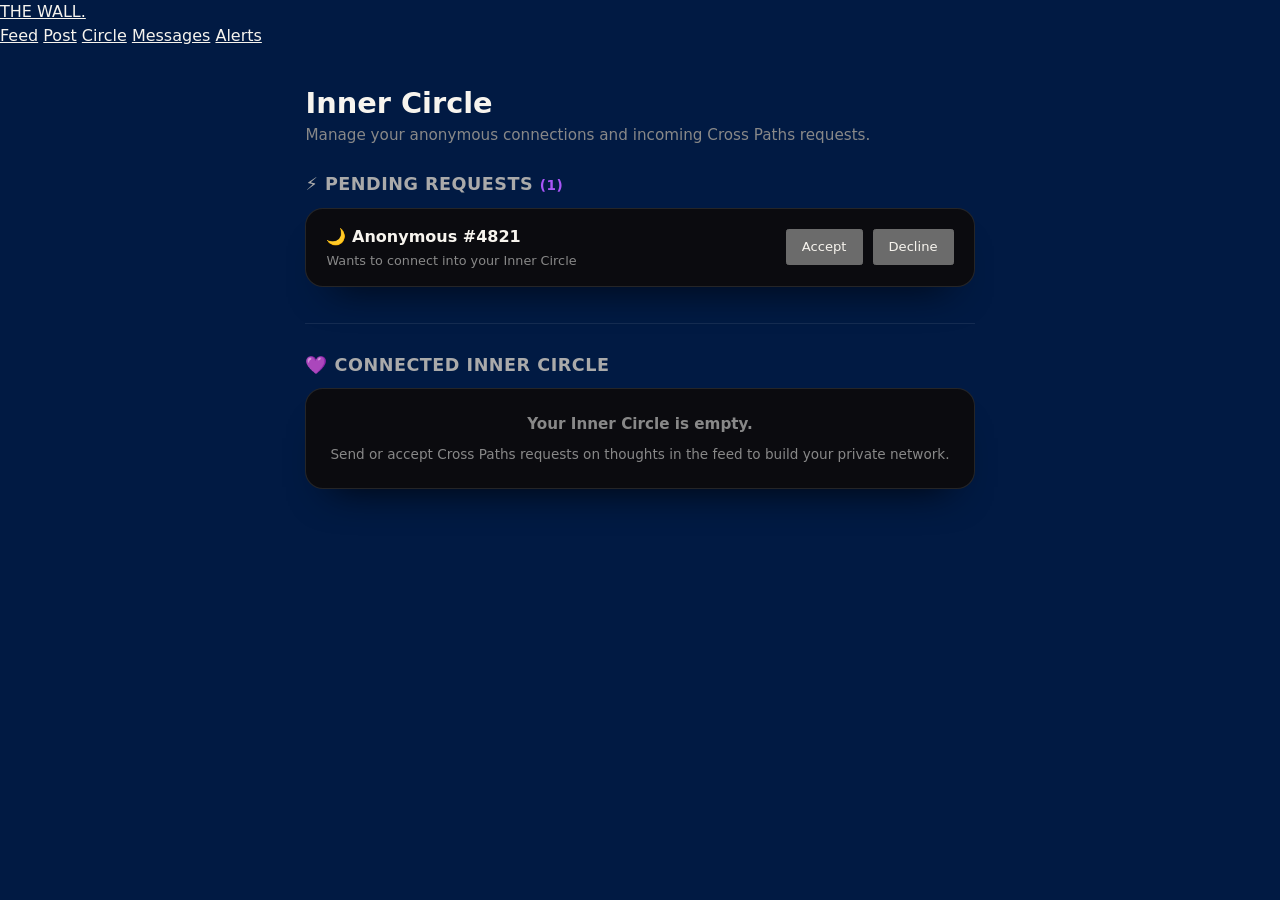
<file: circle.html>
<!DOCTYPE html>
<html lang="en">
<head>
  <meta charset="UTF-8">
  <meta name="viewport" content="width=device-width, initial-scale=1.0">
  <title>Inner Circle & Cross Paths</title>
  <link rel="stylesheet" href="main.css">
</head>
<body>

  <!-- Top Navigation Bar -->
  <header class="top-bar">
    <div class="top-bar__inner">
      <a href="index.html" class="top-bar__logo">THE WALL.</a>
      <nav class="top-bar__nav">
        <a href="index.html" class="nav-link">Feed</a>
        <a href="post.html" class="nav-link">Post</a>
        <a href="circle.html" class="nav-link is-active">Circle</a>
        <a href="messages.html" class="nav-link">Messages</a>
        <a href="notifications.html" class="nav-link">Alerts</a>
      </nav>
    </div>
  </header>

  <main class="layout" style="max-width: 720px; margin: 40px auto; padding: 0 20px;">

    <header style="margin-bottom: 28px;">
      <h1 style="font-size: 1.8rem; font-weight: 800; margin-bottom: 6px;">Inner Circle</h1>
      <p style="color: var(--text-muted, #888); font-size: 0.95rem;">
        Manage your anonymous connections and incoming Cross Paths requests.
      </p>
    </header>

    <!-- Section 1: Pending Cross Paths Requests -->
    <section style="margin-bottom: 36px;">
      <div style="display: flex; align-items: center; justify-content: space-between; margin-bottom: 14px;">
        <h2 style="font-size: 1.1rem; font-weight: 700; text-transform: uppercase; letter-spacing: 0.5px; color: var(--text-muted, #aaa);">
          ⚡ Pending Requests <span id="pendingCountBadge" style="font-size: 0.85rem; color: #a855f7;">(0)</span>
        </h2>
      </div>

      <div id="requestsContainer" style="display: flex; flex-direction: column; gap: 12px;">
        <!-- Dynamic request cards populated via JS -->
      </div>
    </section>

    <hr style="border: none; border-top: 1px solid rgba(255, 255, 255, 0.08); margin: 32px 0;">

    <!-- Section 2: Active Inner Circle Connections -->
    <section>
      <div style="display: flex; align-items: center; justify-content: space-between; margin-bottom: 14px;">
        <h2 style="font-size: 1.1rem; font-weight: 700; text-transform: uppercase; letter-spacing: 0.5px; color: var(--text-muted, #aaa);">
          💜 Connected Inner Circle
        </h2>
      </div>

      <div id="circleContainer" style="display: flex; flex-direction: column; gap: 12px;">
        <!-- Dynamic connection cards populated via JS -->
      </div>
    </section>

  </main>

  <script src="state.js"></script>
  <script src="circle.js"></script>
</body>
</html>
</file>
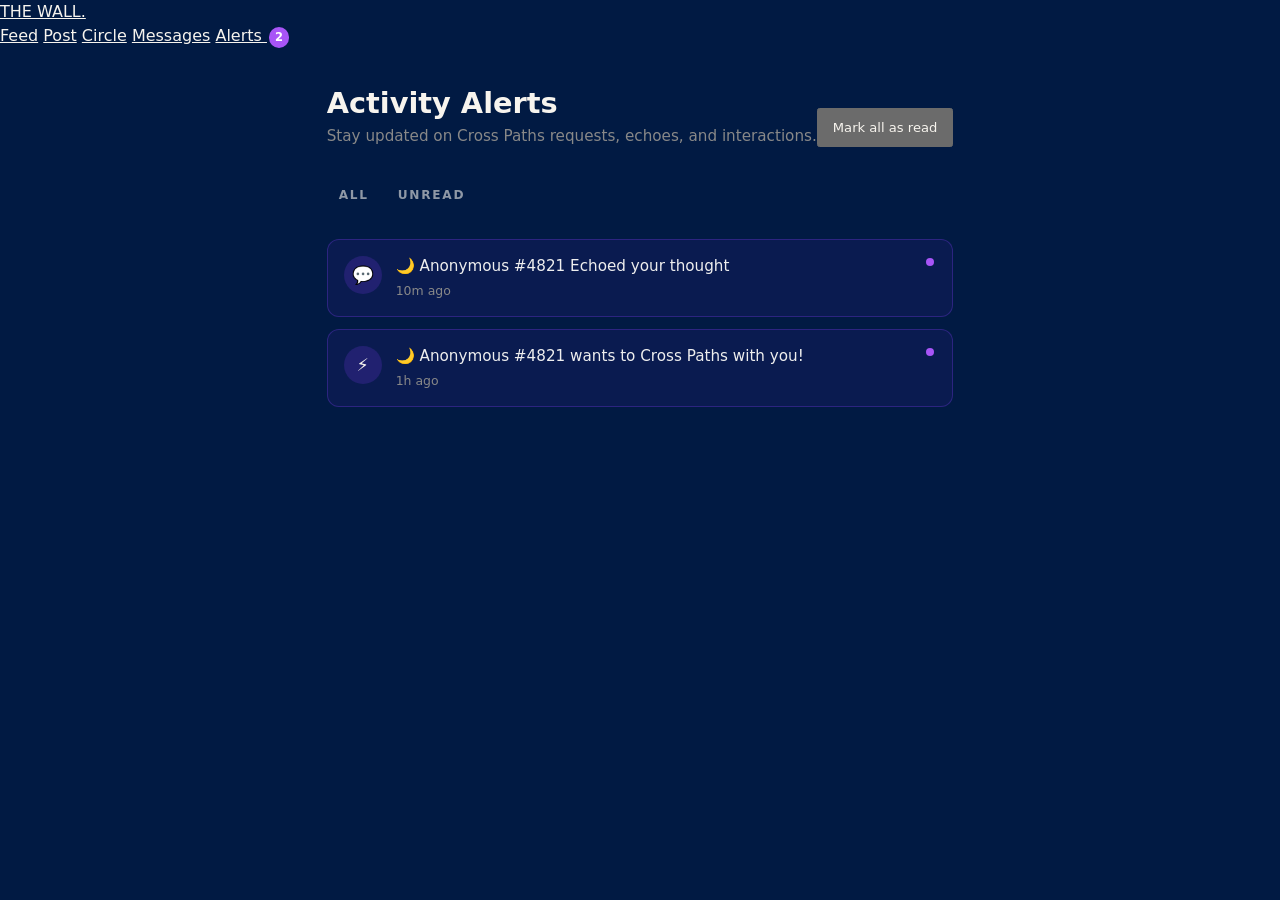
<file: notifications.html>
<!DOCTYPE html>
<html lang="en">
<head>
  <meta charset="UTF-8">
  <meta name="viewport" content="width=device-width, initial-scale=1.0">
  <title>The Wall - Notifications & Activity</title>
  <link rel="stylesheet" href="feed.css">
  <style>
    .notif-card {
      display: flex;
      align-items: flex-start;
      gap: 14px;
      padding: 16px;
      border-radius: 12px;
      background: rgba(255, 255, 255, 0.03);
      border: 1px solid rgba(255, 255, 255, 0.06);
      transition: background 0.2s, border-color 0.2s;
      position: relative;
    }
    .notif-card.is-unread {
      background: rgba(124, 58, 237, 0.08);
      border-color: rgba(124, 58, 237, 0.3);
    }
    .notif-icon {
      width: 38px;
      height: 38px;
      border-radius: 50%;
      background: rgba(255, 255, 255, 0.08);
      display: flex;
      align-items: center;
      justify-content: center;
      font-size: 1.1rem;
      flex-shrink: 0;
    }
    .notif-card.is-unread .notif-icon {
      background: rgba(124, 58, 237, 0.2);
    }
    .unread-dot {
      width: 8px;
      height: 8px;
      border-radius: 50%;
      background: #a855f7;
      position: absolute;
      top: 18px;
      right: 18px;
    }
  </style>
</head>
<body>

  <!-- Top Navigation Bar -->
  <header class="top-bar">
    <div class="top-bar__inner">
      <a href="index.html" class="top-bar__logo">THE WALL.</a>
      <nav class="top-bar__nav">
        <a href="index.html" class="nav-link">Feed</a>
        <a href="post.html" class="nav-link">Post</a>
        <a href="circle.html" class="nav-link">Circle</a>
        <a href="messages.html" class="nav-link">Messages</a>
        <a href="notifications.html" class="nav-link is-active">
          Alerts <span id="navUnreadBadge" style="display: none; background: #a855f7; color: #fff; font-size: 0.72rem; padding: 2px 6px; border-radius: 10px; font-weight: 700; margin-left: 2px;">0</span>
        </a>
      </nav>
    </div>
  </header>

  <main class="layout" style="max-width: 680px; margin: 40px auto; padding: 0 20px;">

    <header style="display: flex; justify-content: space-between; align-items: flex-end; margin-bottom: 24px;">
      <div>
        <h1 style="font-size: 1.8rem; font-weight: 800; margin-bottom: 6px;">Activity Alerts</h1>
        <p style="color: var(--text-muted, #888); font-size: 0.95rem;">
          Stay updated on Cross Paths requests, echoes, and interactions.
        </p>
      </div>
      <button id="markReadBtn" class="btn-action btn-action--secondary" style="font-size: 0.82rem; padding: 8px 14px;">
        Mark all as read
      </button>
    </header>

    <!-- Filter Toggle Bar -->
    <div class="filter-bar" style="margin-bottom: 20px;">
      <button type="button" class="filter is-active" data-filter="all">All</button>
      <button type="button" class="filter" data-filter="unread">Unread</button>
    </div>

    <!-- Notifications Stream Container -->
    <div id="notificationsContainer" style="display: flex; flex-direction: column; gap: 12px;">
      <!-- Populated dynamically via JS -->
    </div>

  </main>

  <script src="state.js"></script>
  <script src="notifications.js"></script>
</body>
</html>
</file>
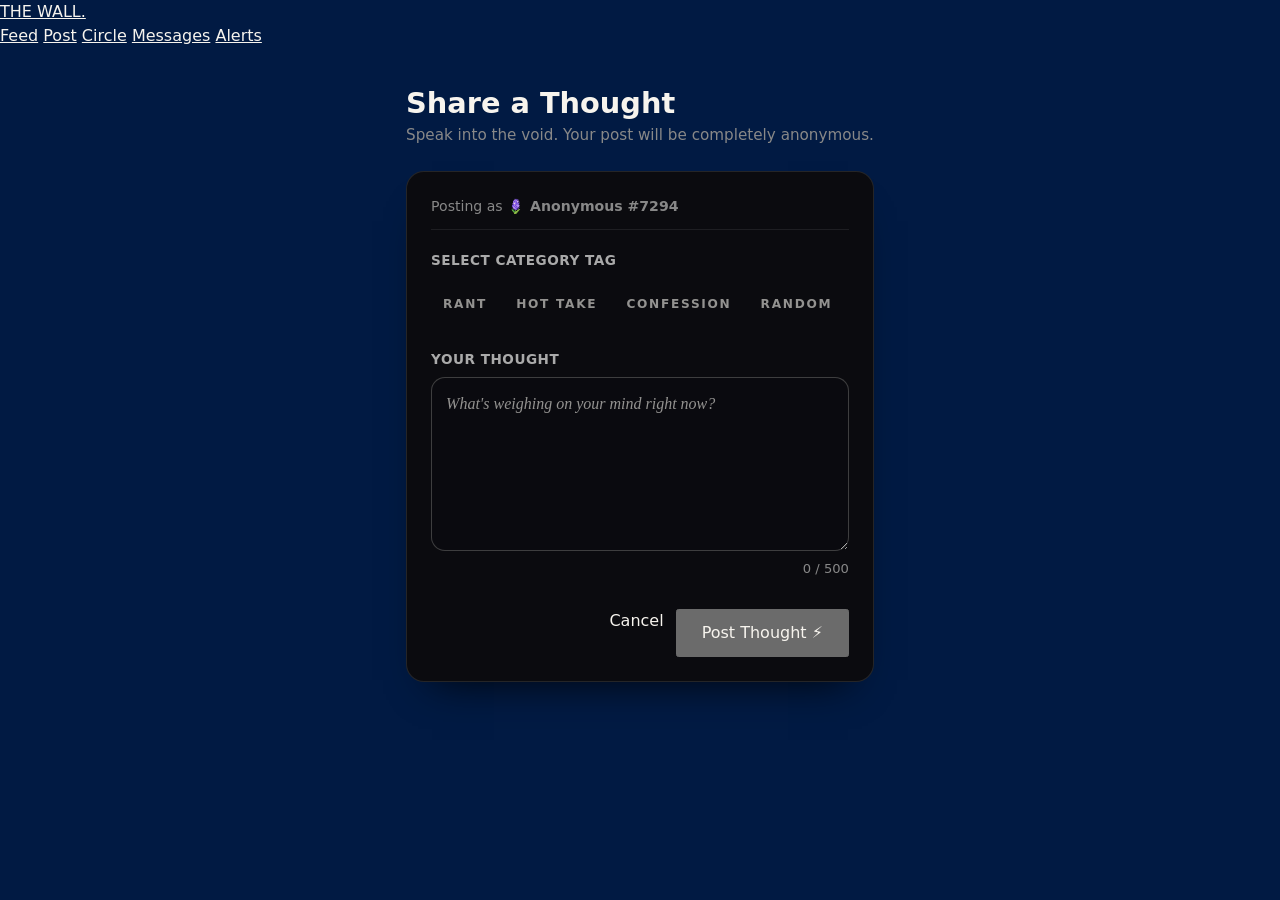
<file: post.html>
<!DOCTYPE html>
<html lang="en">
<head>
  <meta charset="UTF-8">
  <meta name="viewport" content="width=device-width, initial-scale=1.0">
  <title>Post a Thought</title>
  <link rel="stylesheet" href="main.css">
</head>
<body>

  <!-- Top Navigation Bar -->
  <header class="top-bar">
    <div class="top-bar__inner">
      <a href="index.html" class="top-bar__logo">THE WALL.</a>
      <nav class="top-bar__nav">
        <a href="index.html" class="nav-link">Feed</a>
        <a href="post.html" class="nav-link is-active">Post</a>
        <a href="circle.html" class="nav-link">Circle</a>
        <a href="messages.html" class="nav-link">Messages</a>
        <a href="notifications.html" class="nav-link">Alerts</a>
      </nav>
    </div>
  </header>

  <main class="layout" style="max-width: 680px; margin: 40px auto; padding: 0 20px;">

    <header style="margin-bottom: 24px;">
      <h1 style="font-size: 1.8rem; font-weight: 800; margin-bottom: 6px;">Share a Thought</h1>
      <p style="color: var(--text-muted, #888); font-size: 0.95rem;">
        Speak into the void. Your post will be completely anonymous.
      </p>
    </header>

    <form id="postForm" class="card" style="display: flex; flex-direction: column; gap: 20px; padding: 24px;">
      
      <!-- Posting As Identifier -->
      <div id="postingAsMeta" style="font-size: 0.88rem; color: var(--text-muted, #888); border-bottom: 1px solid rgba(255,255,255,0.08); padding-bottom: 12px;">
        Posting as <b>🪻 Anonymous #7294</b>
      </div>

      <!-- Tag Selector -->
      <div>
        <label style="display: block; font-size: 0.85rem; font-weight: 600; text-transform: uppercase; letter-spacing: 0.5px; margin-bottom: 10px; color: var(--text-muted, #aaa);">
          Select Category Tag
        </label>
        <div class="filter-bar" style="margin-bottom: 0;">
          <button type="button" class="filter is-active" data-tag="Rant">Rant</button>
          <button type="button" class="filter" data-tag="Hot Take">Hot Take</button>
          <button type="button" class="filter" data-tag="Confession">Confession</button>
          <button type="button" class="filter" data-tag="Random">Random</button>
        </div>
      </div>

      <!-- Main Text Area -->
      <div>
        <label for="thoughtText" style="display: block; font-size: 0.85rem; font-weight: 600; text-transform: uppercase; letter-spacing: 0.5px; margin-bottom: 8px; color: var(--text-muted, #aaa);">
          Your Thought
        </label>
        <textarea 
          id="thoughtText" 
          class="field" 
          rows="6" 
          placeholder="What's weighing on your mind right now?" 
          maxlength="500" 
          style="width: 100%; resize: vertical; min-height: 140px; font-size: 1rem; line-height: 1.5; padding: 14px;"
          required
        ></textarea>
        
        <div style="display: flex; justify-content: space-between; align-items: center; margin-top: 8px;">
          <span id="charWarning" style="color: #e74c3c; font-size: 0.82rem; display: none;">Character limit reached!</span>
          <span id="charCounter" style="margin-left: auto; font-size: 0.82rem; color: var(--text-muted, #888);">0 / 500</span>
        </div>
      </div>

      <!-- Form Actions -->
      <div style="display: flex; justify-content: flex-end; gap: 12px; margin-top: 10px;">
        <a href="feed.html" class="btn-action btn-action--secondary" style="text-decoration: none;">Cancel</a>
        <button type="submit" id="submitPostBtn" class="btn-action" style="padding: 10px 24px;">
          Post Thought ⚡
        </button>
      </div>

    </form>

  </main>

  <script src="state.js"></script>
  <script src="post.js"></script>
</body>
</html>
</file>
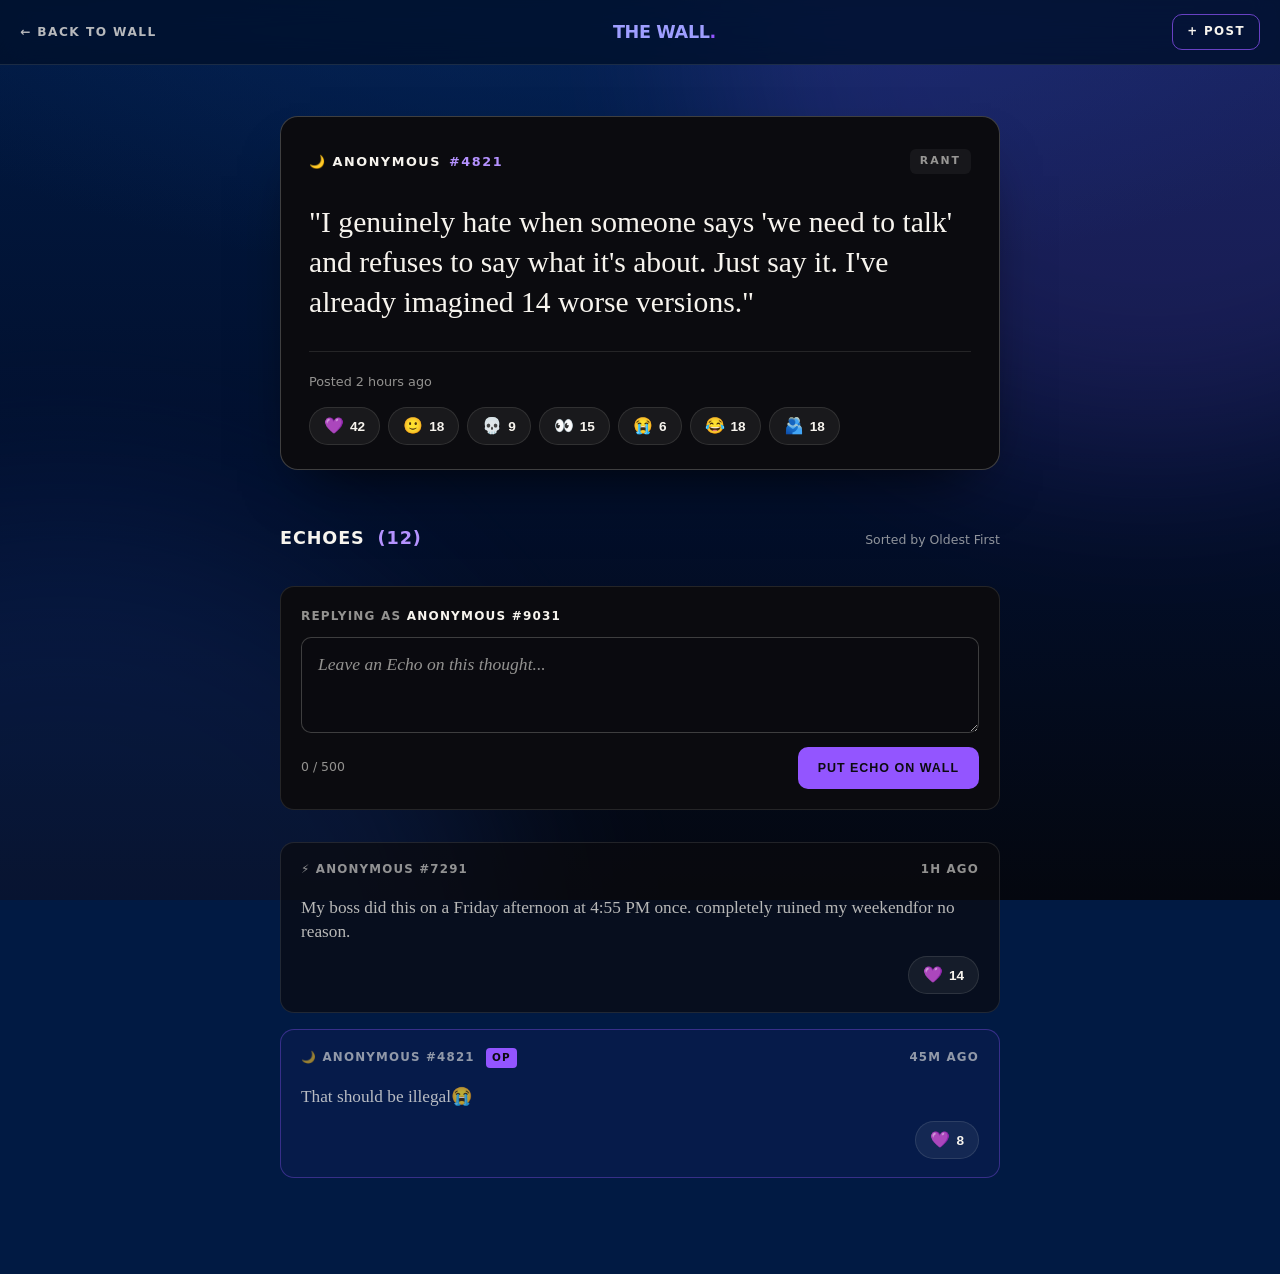
<file: thought.html>
<!DOCTYPE html>
<html lang="en">
<head>
  <meta charset="UTF-8" />
  <meta name="viewport" content="width=device-width, initial-scale=1.0" />
  <title>The Wall - Thoughts...</title>
  <link rel="stylesheet" href="thought.css" />
</head>
<body>
  <!-- BACKGROUND -->
  <div class="ambient" aria-hidden="true">
    <span></span>
    <span></span>
  </div>

  <!-- HEADER -->
  <header class="site-head">
    <a href="index.html" class="back-link">← Back to Wall</a>
    <a href="index.html" class="logo">THE WALL<span class="dot">.</span></a>
    <a href="post.html" class="nav__post">+ Post</a>
  </header>

  <!-- MAIN CONTAINER -->
  <main class="page page--narrow">
    
    <!-- MAIN THOUGHT CARD -->
    <article class="thought-card">
      <div class="thought-card__head">
        <div class="anon">
          <span>🌙 Anonymous</span> <b>#4821</b>
        </div>
        <span class="tag">Rant</span>
      </div>

      <p class="thought-card__text">"I genuinely hate when someone says 'we need to talk' and refuses to say what it's about. Just say it. I've already imagined 14 worse versions."</p>

      <div class="thought-card__foot">
        <time class="thought-card__time">Posted 2 hours ago</time>

        <!-- REACTION BAR IN THOUGHT CARD -->
        <div class="react-group" id="thought-reactions">
          <button class="react-btn" data-reaction="felt">
            <span class="emoji">💜</span> <span class="count">42</span> 
          </button>
          <button class="react-btn" data-reaction="real">
            <span class="emoji">🙂</span> <span class="count">18</span> 
          </button>
          <button class="react-btn" data-reaction="mindblown">
            <span class="emoji">💀</span> <span class="count">9</span>
          </button>
          <button class="react-btn" data-reaction="relatable">
            <span class="emoji">👀</span> <span class="count">15</span>
          </button>
          <button class="react-btn" data-reaction="deep">
            <span class="emoji">😭</span> <span class="count">6</span>
          </button>
          <button class="react-btn" data-reaction="funny">
            <span class="emoji">😂</span> <span class="count">18</span> 
          </button>
          <button class="react-btn" data-reaction="sympathy">
            <span class="emoji">🫂</span> <span class="count">18</span> 
          </button>
        </div>
      </div>
    </article>

    <!-- ECHOES SECTION -->
    <section class="echoes-section">
      <div class="echoes-header">
        <h2 class="echoes-title">Echoes <span>(12)</span></h2>
        <span class="echoes-sort">Sorted by Oldest First</span>
      </div>

      <!-- INPUT BOX -->
      <div class="comment-box">
        <div class="comment-box__meta">Replying as <b>Anonymous #9031</b></div>
        <textarea class="field" placeholder="Leave an Echo on this thought..." maxlength="500"></textarea>
        <div class="comment-box__row">
          <span class="counter">0 / 500</span>
          <button class="btn--submit" type="button">Put Echo on Wall</button>
        </div>
      </div>

      <!-- ECHOES LIST -->
      <ul class="echo-list">
        <li class="echo-card">
          <div class="echo-card__head">
            <span>⚡ Anonymous #7291</span>
            <time>1h ago</time>
          </div>
          <p class="echo-card__text">My boss did this on a Friday afternoon at 4:55 PM once. completely ruined my weekendfor no reason.</p>
          <div class="echo-card__foot">
            <button class="react-btn react-btn--sm"><span class="emoji">💜</span> <span class="count">14</span></button>
          </div>
        </li>

        <li class="echo-card echo-card--op">
          <div class="echo-card__head">
            <span>🌙 Anonymous #4821 <b class="op-badge">OP</b></span>
            <time>45m ago</time>
          </div>
          <p class="echo-card__text">That should be illegal😭</p>
          <div class="echo-card__foot">
            <button class="react-btn react-btn--sm"><span class="emoji">💜</span> <span class="count">8</span></button>
          </div>
        </li>
      </ul>
    </section>

  </main>

  <script src="thought.js"></script>
  <script src="state.js"></script>
</body>
</html>
</file>
<file: main.css>
/* =========================================================
   THE WALL. — base styles (mobile first)
   Layout changes for larger screens live in responsive.css
   ========================================================= */

:root {
  --violet: #9355FF;
  --violet-soft: #B592FF;
  --obsidian: #0B0B0F;
  --blue: #011A43;
  --ivory: #F7F4EE;

  --ink-2: rgba(247, 244, 238, 0.74);
  --ink-3: rgba(247, 244, 238, 0.58);
  --line: rgba(247, 244, 238, 0.11);
  --line-2: rgba(247, 244, 238, 0.22);
  --danger: #FFA3B1;

  --sans: "Bricolage Grotesque", system-ui, -apple-system, "Segoe UI", Roboto, sans-serif, "Apple Color Emoji", "Segoe UI Emoji", "Noto Color Emoji";
  --serif: "Newsreader", "Iowan Old Style", Georgia, serif, "Apple Color Emoji", "Segoe UI Emoji", "Noto Color Emoji";

  --radius: 18px;
  --gutter: 16px;
  --gap: 18px;
  --max: 1240px;
  --ease: cubic-bezier(0.2, 0.7, 0.2, 1);

  color-scheme: dark;
}

@view-transition { navigation: auto; }
::view-transition-old(root),
::view-transition-new(root) { animation-duration: 0.22s; }
.site-head { view-transition-name: site-head; }

*,
*::before,
*::after { box-sizing: border-box; }

html {
  -webkit-text-size-adjust: 100%;
  scroll-behavior: smooth;
  scroll-padding-top: 80px;
}

body {
  margin: 0;
  min-height: 100vh;
  min-height: 100svh;
  display: flex;
  flex-direction: column;
  background: var(--blue);
  color: var(--ivory);
  font-family: var(--sans);
  font-size: 1rem;
  line-height: 1.5;
  -webkit-font-smoothing: antialiased;
  overflow-x: hidden;
}

main { flex: 1; animation: page-in 0.45s var(--ease) both; }

img, svg { display: block; }
h1, h2, h3 { margin: 0; line-height: 1.05; }
p { margin: 0; }
a { color: inherit; }
button, input, textarea { font: inherit; color: inherit; }
button { cursor: pointer; }

::selection { background: var(--violet); color: var(--obsidian); }

:focus-visible {
  outline: 2px solid var(--violet-soft);
  outline-offset: 3px;
  border-radius: 6px;
}

.visually-hidden {
  position: absolute !important;
  width: 1px; height: 1px;
  padding: 0; margin: -1px;
  overflow: hidden;
  clip: rect(0 0 0 0);
  white-space: nowrap;
  border: 0;
}

.skip {
  position: absolute;
  left: 16px; top: -100px;
  z-index: 100;
  padding: 12px 16px;
  background: var(--ivory);
  color: var(--obsidian);
  border-radius: 10px;
  font-weight: 700;
  text-decoration: none;
}
.skip:focus { top: 12px; }

.dot { color: var(--violet); }

/* ---------- ambient background ---------- */

.ambient {
  position: fixed;
  inset: 0;
  z-index: -1;
  overflow: hidden;
  background:
    radial-gradient(120% 70% at 50% -10%, #06275e 0%, transparent 60%),
    linear-gradient(180deg, var(--blue) 0%, #020f2c 55%, #04070f 100%);
}
.ambient span {
  position: absolute;
  width: 70vmax; height: 70vmax;
  border-radius: 50%;
  filter: blur(90px);
  opacity: 0.16;
  animation: drift 38s ease-in-out infinite alternate;
}
.ambient span:first-child {
  background: var(--violet);
  top: -35vmax; right: -25vmax;
}
.ambient span:last-child {
  background: #1b4bb8;
  bottom: -40vmax; left: -30vmax;
  opacity: 0.2;
  animation-duration: 46s;
  animation-direction: alternate-reverse;
}
/* film grain keeps the dark gradients from banding and adds texture */
.ambient::after {
  content: "";
  position: absolute;
  inset: 0;
  opacity: 0.07;
  background-image: url("data:image/svg+xml,%3Csvg xmlns='http://www.w3.org/2000/svg' width='160' height='160'%3E%3Cfilter id='n'%3E%3CfeTurbulence type='fractalNoise' baseFrequency='.9' numOctaves='3' stitchTiles='stitch'/%3E%3C/filter%3E%3Crect width='100%25' height='100%25' filter='url(%23n)'/%3E%3C/svg%3E");
}

/* ---------- header / nav ---------- */

.site-head {
  position: sticky;
  top: 0;
  z-index: 20;
  display: flex;
  align-items: center;
  justify-content: space-between;
  gap: 12px;
  padding: 12px var(--gutter);
  padding-top: max(12px, env(safe-area-inset-top));
  background: rgba(1, 16, 42, 0.72);
  -webkit-backdrop-filter: blur(14px) saturate(1.2);
  backdrop-filter: blur(14px) saturate(1.2);
  border-bottom: 1px solid var(--line);
}

.logo {
  font-weight: 800;
  font-size: 1.1rem;
  letter-spacing: -0.02em;
  text-decoration: none;
  white-space: nowrap;
}

.nav {
  display: flex;
  align-items: center;
  gap: 2px;
  margin: 0;
  padding: 0;
  list-style: none;
}
.nav a {
  display: inline-flex;
  align-items: center;
  min-height: 44px;
  padding: 0 9px;
  font-size: 0.74rem;
  font-weight: 700;
  letter-spacing: 0.12em;
  text-transform: uppercase;
  text-decoration: none;
  color: var(--ink-2);
  transition: color 0.2s;
}
.nav a:hover { color: var(--ivory); }
.nav a[aria-current="page"] {
  color: var(--ivory);
  text-decoration: underline;
  text-decoration-color: var(--violet);
  text-decoration-thickness: 2px;
  text-underline-offset: 6px;
}
.nav .nav__post {
  margin-left: 4px;
  padding: 0 14px;
  min-height: 36px;
  border: 1px solid rgba(147, 85, 255, 0.7);
  border-radius: 10px;
  color: var(--ivory);
}
.nav .nav__post:hover { background: rgba(147, 85, 255, 0.16); }
.nav .nav__post[aria-current="page"] { background: var(--violet); color: var(--obsidian); text-decoration: none; }

/* ---------- buttons ---------- */

.btn {
  display: inline-flex;
  align-items: center;
  justify-content: center;
  gap: 8px;
  min-height: 48px;
  padding: 0 22px;
  border: 1px solid transparent;
  border-radius: 12px;
  font-size: 0.82rem;
  font-weight: 700;
  letter-spacing: 0.1em;
  text-transform: uppercase;
  text-decoration: none;
  white-space: nowrap;
  transition: transform 0.18s var(--ease), background-color 0.2s, border-color 0.2s, box-shadow 0.25s;
}
.btn:active { transform: scale(0.97); }
.btn--primary {
  background: var(--violet);
  color: var(--obsidian);
}
.btn--primary:hover {
  background: #a574ff;
  box-shadow: 0 10px 30px -10px rgba(147, 85, 255, 0.8);
  transform: translateY(-1px);
}
.btn--ghost {
  background: transparent;
  border-color: var(--line-2);
  color: var(--ivory);
}
.btn--ghost:hover {
  border-color: var(--violet-soft);
  background: rgba(147, 85, 255, 0.08);
}
.btn--lg { min-height: 56px; padding: 0 28px; font-size: 0.86rem; }
.btn--sm { min-height: 44px; padding: 0 16px; font-size: 0.72rem; }
.btn--block { width: 100%; }

.link-btn {
  padding: 4px 2px;
  border: 0;
  background: none;
  color: var(--violet-soft);
  font-size: inherit;
  text-decoration: underline;
  text-underline-offset: 3px;
  text-decoration-thickness: 1px;
}
.link-btn:hover { color: var(--ivory); }

.actions {
  display: flex;
  flex-wrap: wrap;
  gap: 12px;
}
.actions--center { justify-content: center; }

.eyebrow {
  margin-bottom: 14px;
  font-size: 0.72rem;
  font-weight: 700;
  letter-spacing: 0.22em;
  text-transform: uppercase;
  color: var(--violet-soft);
}

.section-title {
  font-size: clamp(2rem, 8vw, 4rem);
  font-weight: 800;
  letter-spacing: -0.035em;
  line-height: 0.95;
  text-wrap: balance;
}

.lede {
  margin-top: 20px;
  max-width: 34rem;
  font-family: var(--serif);
  font-size: clamp(1.1rem, 2.4vw, 1.3rem);
  line-height: 1.5;
  color: var(--ink-2);
}

.wrap {
  width: 100%;
  max-width: var(--max);
  margin: 0 auto;
  padding: 0 var(--gutter);
}

.section { padding: clamp(72px, 12vw, 150px) 0; }

.page {
  width: 100%;
  max-width: var(--max);
  margin: 0 auto;
  padding: clamp(28px, 5vw, 64px) var(--gutter) 96px;
}
.page--narrow { max-width: 900px; }

/* ---------- landing: hero ---------- */

.hero {
  position: relative;
  display: grid;
  place-items: center;
  min-height: calc(100svh - 69px);
  padding: 64px var(--gutter) 96px;
  overflow: hidden;
  text-align: center;
}

.hero__whispers {
  position: absolute;
  inset: 0;
  pointer-events: none;
  -webkit-mask-image: radial-gradient(ellipse 58% 48% at 50% 48%, transparent 45%, #000 100%);
  mask-image: radial-gradient(ellipse 58% 48% at 50% 48%, transparent 45%, #000 100%);
}
.whisper {
  position: absolute;
  max-width: 18ch;
  font-family: var(--serif);
  font-style: italic;
  line-height: 1.3;
  text-align: left;
  opacity: var(--o, 0.12);
  animation: float var(--d, 36s) ease-in-out var(--delay, 0s) infinite alternate;
}

.hero__inner { position: relative; max-width: 60rem; }

.hero__title {
  font-size: clamp(3rem, 15.5vw, 12.5rem);
  font-weight: 800;
  line-height: 0.85;
  letter-spacing: -0.05em;
  white-space: nowrap;
  animation: rise 0.9s var(--ease) 0.05s both;
}

.hero__tagline {
  margin-top: 18px;
  font-family: var(--serif);
  font-size: clamp(1.08rem, 3vw, 1.5rem);
  color: var(--ink-2);
  text-wrap: balance;
  animation: rise 0.9s var(--ease) 0.2s both;
}

.hero__nos {
  margin: clamp(32px, 6vw, 52px) 0 clamp(36px, 6vw, 56px);
  padding: 0;
  list-style: none;
  font-size: clamp(1.05rem, 3.4vw, 1.5rem);
  font-weight: 600;
  line-height: 1.35;
  color: var(--ink-3);
}
.hero__nos li { animation: rise 0.7s var(--ease) both; }
.hero__nos li:nth-child(1) { animation-delay: 0.45s; }
.hero__nos li:nth-child(2) { animation-delay: 0.6s; }
.hero__nos li:nth-child(3) { animation-delay: 0.75s; }
.hero__nos .yes {
  margin-top: 6px;
  font-family: var(--serif);
  font-style: italic;
  font-weight: 500;
  font-size: 1.45em;
  color: var(--ivory);
  animation-delay: 1.05s;
}

.hero__cta { animation: rise 0.7s var(--ease) 1.25s both; }

.hero__scroll {
  position: absolute;
  left: 50%;
  bottom: 22px;
  transform: translateX(-50%);
  display: inline-flex;
  align-items: center;
  gap: 8px;
  min-height: 44px;
  padding: 0 12px;
  font-size: 0.7rem;
  font-weight: 700;
  letter-spacing: 0.2em;
  text-transform: uppercase;
  text-decoration: none;
  color: var(--ink-3);
  white-space: nowrap;
}
.hero__scroll:hover { color: var(--ivory); }
.hero__scroll span { animation: nudge 2.4s ease-in-out infinite; }

/* ---------- landing: how it works ---------- */

.steps {
  display: grid;
  gap: 44px;
  margin: 56px 0 0;
  padding: 0;
  list-style: none;
}
.steps li { border-top: 1px solid var(--line); padding-top: 20px; }
.steps__num {
  display: block;
  margin-bottom: 14px;
  font-size: clamp(3.6rem, 12vw, 6.5rem);
  font-weight: 800;
  line-height: 0.85;
  letter-spacing: -0.05em;
  color: transparent;
  -webkit-text-stroke: 1.5px var(--violet-soft);
}
.steps h3 {
  margin-bottom: 8px;
  font-size: 1.05rem;
  font-weight: 800;
  letter-spacing: 0.14em;
  text-transform: uppercase;
}
.steps p {
  max-width: 22rem;
  font-family: var(--serif);
  font-size: 1.15rem;
  color: var(--ink-2);
}

/* ---------- landing: identity ---------- */

.identity { border-top: 1px solid var(--line); border-bottom: 1px solid var(--line); background: rgba(11, 11, 15, 0.35); }
.identity__grid { display: grid; gap: 48px; align-items: center; }
.identity__list {
  display: grid;
  gap: 22px;
  margin: 0;
  padding: 0;
  list-style: none;
}
.identity__list li {
  display: flex;
  flex-wrap: wrap;
  align-items: center;
  gap: 10px 14px;
}
.identity__arrow { color: var(--ink-3); }
.identity__void {
  font-family: var(--serif);
  font-style: italic;
  font-size: 1.15rem;
  color: var(--ink-3);
  text-decoration: line-through;
  text-decoration-color: var(--violet);
  text-decoration-thickness: 2px;
}

/* ---------- landing: sample + fine print ---------- */

.sample { text-align: center; }
.sample .section-title { margin: 0 auto; max-width: 14ch; }
.sample__card {
  max-width: 34rem;
  margin: 48px auto 32px;
  text-align: left;
}

.fine { padding-top: 0; }
.fine__grid {
  display: grid;
  gap: 32px;
  padding-top: 48px;
  border-top: 1px solid var(--line);
}
.fine h2 {
  margin-bottom: 10px;
  font-size: 0.74rem;
  font-weight: 800;
  letter-spacing: 0.18em;
  text-transform: uppercase;
}
.fine p { font-size: 0.95rem; color: var(--ink-2); max-width: 30rem; }

/* ---------- footer ---------- */

.site-foot {
  display: flex;
  flex-direction: column;
  gap: 14px;
  padding: 32px var(--gutter);
  padding-bottom: max(32px, env(safe-area-inset-bottom));
  border-top: 1px solid var(--line);
  font-size: 0.85rem;
  color: var(--ink-3);
}
.foot-links {
  display: flex;
  flex-wrap: wrap;
  gap: 4px 18px;
  margin: 0;
  padding: 0;
  list-style: none;
}
.foot-links a {
  display: inline-block;
  padding: 8px 0;
  color: var(--ink-2);
  text-decoration: none;
}
.foot-links a:hover { color: var(--ivory); text-decoration: underline; text-underline-offset: 4px; }

/* ---------- anonymous identity label ---------- */

.anon {
  display: inline-flex;
  align-items: center;
  gap: 9px;
  min-width: 0;
  font-size: 0.74rem;
  font-weight: 700;
  letter-spacing: 0.15em;
  text-transform: uppercase;
  color: var(--ivory);
}
.anon__name {
  padding-bottom: 4px;
  white-space: nowrap;
  background: linear-gradient(var(--violet), var(--violet)) 0 100% / 38% 2px no-repeat;
  transition: background-size 0.4s var(--ease);
}
.anon__name b { font-weight: 800; font-variant-numeric: tabular-nums; }
.sigil { flex: none; fill: var(--violet); }

/* ---------- post card ---------- */

.card {
  position: relative;
  padding: 22px 20px 18px;
  background: var(--obsidian);
  border: 1px solid var(--line);
  border-radius: var(--radius);
  box-shadow: 0 24px 40px -26px rgba(0, 0, 0, 0.9);
  transform: rotate(var(--tilt, 0deg));
  transition: transform 0.35s var(--ease), border-color 0.25s, box-shadow 0.35s, background-color 0.25s;
  animation: card-in 0.55s var(--ease) both;
  animation-delay: calc(var(--i, 0) * 40ms);
}
.no-anim .card { animation: none; }

.card:hover {
  transform: rotate(0deg) translateY(-4px);
  border-color: var(--line-2);
  box-shadow: 0 30px 60px -30px rgba(0, 0, 0, 1), 0 0 0 1px rgba(147, 85, 255, 0.3);
}
.card:hover .anon__name { background-size: 100% 2px; }

.card--ghost {
  background: rgba(11, 11, 15, 0.4);
  border-color: var(--line-2);
  -webkit-backdrop-filter: blur(8px);
  backdrop-filter: blur(8px);
}

/* a strip of tape, because it's a wall */
.card--tape::before {
  content: "";
  position: absolute;
  top: -11px;
  left: 50%;
  width: 78px;
  height: 22px;
  background: rgba(247, 244, 238, 0.13);
  transform: translateX(-50%) rotate(-3deg);
  clip-path: polygon(3% 0, 97% 6%, 100% 50%, 96% 100%, 2% 94%, 0 50%);
  pointer-events: none;
}

.card--loud { border-color: rgba(147, 85, 255, 0.34); }

.card__head {
  display: flex;
  align-items: center;
  justify-content: space-between;
  gap: 12px;
  margin-bottom: 16px;
}
.card__cat {
  flex: none;
  font-size: 0.66rem;
  font-weight: 700;
  letter-spacing: 0.16em;
  text-transform: uppercase;
  color: var(--ink-3);
}

.card__text {
  margin-bottom: 20px;
  font-family: var(--serif);
  font-size: 1.18rem;
  font-weight: 500;
  line-height: 1.38;
  white-space: pre-line;
  overflow-wrap: anywhere;
  text-wrap: pretty;
  display: -webkit-box;
  -webkit-box-orient: vertical;
  -webkit-line-clamp: 10;
  overflow: hidden;
}
.card--short .card__text { font-size: 1.5rem; font-weight: 600; line-height: 1.2; letter-spacing: -0.005em; }
.card--loud .card__text { font-size: 1.32rem; }
.card--loud.card--short .card__text { font-size: 1.75rem; }

/* the whole card is the link; controls sit above it */
.card__link { color: inherit; text-decoration: none; }
.card__link::after {
  content: "";
  position: absolute;
  inset: 0;
  border-radius: inherit;
}
.card__link:focus-visible { outline: none; }
.card__link:focus-visible::after {
  outline: 2px solid var(--violet-soft);
  outline-offset: 4px;
}

.card__foot {
  display: flex;
  flex-wrap: wrap;
  align-items: center;
  justify-content: space-between;
  gap: 10px 12px;
}
.card__meta {
  display: inline-flex;
  align-items: center;
  gap: 14px;
  font-size: 0.8rem;
  color: var(--ink-3);
}
.card__comments { font-weight: 600; color: var(--ink-2); font-variant-numeric: tabular-nums; }

.card__kicker {
  margin-bottom: 22px;
  font-size: 0.7rem;
  font-weight: 700;
  letter-spacing: 0.22em;
  text-transform: uppercase;
  color: var(--violet-soft);
}

/* featured: a pull quote that interrupts the wall */
.card--featured {
  padding: 56px 0 52px;
  background: none;
  border: 0;
  border-top: 1px solid var(--line);
  border-bottom: 1px solid var(--line);
  border-radius: 0;
  box-shadow: none;
  text-align: center;
}
.card--featured:hover { transform: none; box-shadow: none; }
.card--featured .card__head { flex-direction: column; justify-content: center; gap: 10px; }
.card--featured .card__text {
  display: block;
  max-width: 21ch;
  margin: 0 auto 30px;
  font-size: clamp(1.75rem, 6.4vw, 3.6rem);
  font-weight: 500;
  line-height: 1.1;
  letter-spacing: -0.015em;
  text-wrap: balance;
  transition: color 0.25s;
}
.card--featured .card__text::before {
  content: "\201C";
  display: block;
  height: 0.5em;
  font-size: 1.4em;
  line-height: 1;
  color: var(--violet);
}
.card--featured:hover .card__text { color: #fff; }
.card--featured .card__foot { flex-direction: column; justify-content: center; }
.card--featured .card__link:focus-visible::after { outline-offset: -2px; border-radius: 12px; }

.card.is-mine { border-color: rgba(147, 85, 255, 0.55); }
.card.is-fresh { animation: card-in 0.55s var(--ease) both, glow 2.2s ease-out 0.4s 1; }

/* ---------- reactions ---------- */

.reacts {
  position: relative;
  z-index: 1;
  display: flex;
  flex-wrap: wrap;
  gap: 6px;
}
.react {
  position: relative;
  display: inline-flex;
  align-items: center;
  gap: 6px;
  min-height: 38px;
  padding: 0 11px;
  border: 1px solid transparent;
  border-radius: 999px;
  background: rgba(247, 244, 238, 0.06);
  font-size: 0.84rem;
  font-weight: 700;
  transition: transform 0.15s var(--ease), background-color 0.2s, border-color 0.2s;
}
.react:hover { background: rgba(247, 244, 238, 0.12); }
.react:active { transform: scale(0.9); }
.react.is-active {
  background: rgba(147, 85, 255, 0.2);
  border-color: rgba(147, 85, 255, 0.75);
}
.react__emoji { display: inline-block; font-size: 1rem; line-height: 1; }
.react__count { font-variant-numeric: tabular-nums; min-width: 1ch; }
.react.is-pop .react__emoji { animation: pop 0.4s var(--ease); }
.react.is-pop .react__count { animation: count 0.35s var(--ease); }

.burst {
  position: absolute;
  left: 50%;
  top: 0;
  font-size: 1.05rem;
  pointer-events: none;
  animation: burst 0.75s ease-out forwards;
}

.react--lg { min-height: 50px; padding: 0 16px; font-size: 1rem; gap: 8px; }
.react--lg .react__emoji { font-size: 1.3rem; }

/* ---------- feed ---------- */

.feed-head { margin-bottom: 32px; }
.feed-head__title {
  font-size: clamp(2.5rem, 11vw, 7rem);
  font-weight: 800;
  line-height: 0.88;
  letter-spacing: -0.045em;
  text-transform: uppercase;
  text-wrap: balance;
}
.feed-head__sub {
  margin-top: 18px;
  max-width: 30rem;
  font-family: var(--serif);
  font-size: 1.1rem;
  font-style: italic;
  color: var(--ink-2);
}

.controls {
  display: flex;
  flex-direction: column;
  gap: 14px;
  margin-bottom: 18px;
}

.filters {
  display: flex;
  gap: 2px;
  margin: 0 calc(var(--gutter) * -1);
  padding: 0 var(--gutter);
  overflow-x: auto;
  scrollbar-width: none;
  border-bottom: 1px solid var(--line);
}
.filters::-webkit-scrollbar { display: none; }
@media (max-width: 679px) {
  /* hint that the filter row scrolls sideways */
  .filters {
    -webkit-mask-image: linear-gradient(90deg, #000 85%, transparent);
    mask-image: linear-gradient(90deg, #000 85%, transparent);
  }
}

.filter {
  position: relative;
  flex: none;
  min-height: 48px;
  padding: 0 12px;
  border: 0;
  background: none;
  font-size: 0.76rem;
  font-weight: 700;
  letter-spacing: 0.14em;
  text-transform: uppercase;
  color: var(--ink-3);
  transition: color 0.2s;
}
.filter::after {
  content: "";
  position: absolute;
  left: 12px; right: 12px; bottom: -1px;
  height: 2px;
  background: var(--violet);
  transform: scaleX(0);
  transition: transform 0.3s var(--ease);
}
.filter:hover { color: var(--ivory); }
.filter[aria-pressed="true"] { color: var(--ivory); }
.filter[aria-pressed="true"]::after { transform: scaleX(1); }
.filter:focus-visible { outline-offset: -4px; }

.random-btn { align-self: flex-start; }

.filter-line {
  margin: 8px 0 28px;
  font-family: var(--serif);
  font-style: italic;
  font-size: 1.05rem;
  color: var(--ink-3);
}
.filter-line::before { content: "— "; color: var(--violet); }

.stream {
  display: flex;
  flex-direction: column;
  gap: 28px;
  transition: opacity 0.18s, transform 0.18s var(--ease);
}
.stream.is-leaving { opacity: 0; transform: translateY(8px); }

.masonry { display: flex; align-items: flex-start; gap: var(--gap); }
.masonry__col {
  flex: 1;
  min-width: 0;
  display: flex;
  flex-direction: column;
  gap: 26px;
}

.empty {
  padding: 64px 0;
  text-align: center;
  color: var(--ink-2);
}
.empty p { margin-bottom: 20px; font-family: var(--serif); font-size: 1.1rem; }
.empty__title {
  margin-bottom: 8px;
  font-family: var(--sans);
  font-size: clamp(1.6rem, 5vw, 2.4rem);
  font-weight: 800;
  letter-spacing: -0.02em;
  color: var(--ivory);
}
.empty--page { padding: 12vh 0; }
.empty .actions { justify-content: center; }

.wall-end {
  margin-top: 96px;
  padding-top: 56px;
  border-top: 1px solid var(--line);
  text-align: center;
}
.wall-end__eyebrow {
  font-family: var(--serif);
  font-style: italic;
  font-size: 1.05rem;
  color: var(--ink-3);
}
.wall-end__title {
  margin: 10px 0 28px;
  font-size: clamp(2.4rem, 10vw, 5rem);
  font-weight: 800;
  letter-spacing: -0.045em;
  text-transform: uppercase;
}

.fab {
  position: fixed;
  right: 16px;
  bottom: max(16px, env(safe-area-inset-bottom));
  z-index: 15;
  box-shadow: 0 14px 30px -10px rgba(0, 0, 0, 0.8), 0 8px 28px -12px rgba(147, 85, 255, 0.8);
  transition: opacity 0.25s, transform 0.25s var(--ease), background-color 0.2s;
}
.fab.is-hidden { opacity: 0; transform: translateY(12px); pointer-events: none; visibility: hidden; transition: opacity 0.25s, transform 0.25s var(--ease), visibility 0s 0.25s; }

/* ---------- single thought ---------- */

.back {
  display: inline-flex;
  align-items: center;
  gap: 8px;
  min-height: 44px;
  font-size: 0.74rem;
  font-weight: 700;
  letter-spacing: 0.16em;
  text-transform: uppercase;
  text-decoration: none;
  color: var(--ink-2);
}
.back:hover { color: var(--ivory); }
.back span { transition: transform 0.2s var(--ease); }
.back:hover span { transform: translateX(-4px); }

.thought { padding: 36px 0 48px; }
.thought__head {
  display: flex;
  flex-wrap: wrap;
  align-items: center;
  justify-content: space-between;
  gap: 12px;
}
.thought__head .anon { font-size: 0.82rem; }
.thought__head .anon__name { background-size: 100% 2px; }
.thought__meta {
  font-size: 0.8rem;
  color: var(--ink-3);
}
.thought__text {
  margin: 36px 0 40px;
  font-family: var(--serif);
  font-size: clamp(2rem, 7.4vw, 3.6rem);
  font-weight: 500;
  line-height: 1.1;
  letter-spacing: -0.015em;
  white-space: pre-line;
  overflow-wrap: anywhere;
  text-wrap: pretty;
}
.thought__text.is-long {
  font-size: clamp(1.4rem, 4.2vw, 2.1rem);
  line-height: 1.3;
  letter-spacing: 0;
}
.reacts--full { gap: 8px; }
.thought__note {
  margin-top: 28px;
  font-family: var(--serif);
  font-style: italic;
  font-size: 0.98rem;
  color: var(--ink-3);
}
.thought__mine {
  margin-top: 10px;
  font-size: 0.9rem;
  color: var(--ink-2);
}

.comments { padding-top: 40px; border-top: 1px solid var(--line); }
.comments__title {
  font-size: 0.78rem;
  font-weight: 800;
  letter-spacing: 0.22em;
  text-transform: uppercase;
}
.comments__title span { margin-left: 6px; color: var(--violet-soft); font-variant-numeric: tabular-nums; }
.comments__list {
  display: grid;
  gap: 30px;
  margin: 32px 0 0;
  padding: 0;
  list-style: none;
}
.comments__empty {
  margin-top: 24px;
  font-family: var(--serif);
  font-style: italic;
  font-size: 1.1rem;
  color: var(--ink-3);
}

.comment {
  max-width: 38rem;
  margin-left: calc(var(--offset, 0) * 14px);
}
.comment__who {
  display: flex;
  flex-wrap: wrap;
  align-items: baseline;
  gap: 4px 12px;
  margin-bottom: 6px;
  font-size: 0.7rem;
  font-weight: 700;
  letter-spacing: 0.14em;
  text-transform: uppercase;
  color: var(--ink-3);
}
.comment__who time { letter-spacing: 0.04em; text-transform: none; font-weight: 500; }
.comment__anon { color: var(--ink-2); }
.comment__you { color: var(--violet-soft); }
.comment__text {
  font-family: var(--serif);
  font-size: 1.22rem;
  line-height: 1.38;
  white-space: pre-line;
  overflow-wrap: anywhere;
}
.comment--shout .comment__text {
  font-family: var(--sans);
  font-size: 1.7rem;
  font-weight: 800;
  letter-spacing: -0.02em;
  line-height: 1.1;
}
.comment.is-mine { padding-left: 14px; border-left: 2px solid var(--violet); }
.comment__delete { margin-top: 6px; font-size: 0.82rem; }
.comment.is-fresh { animation: comment-in 0.5s var(--ease) both; }
.comment.is-leaving { animation: comment-out 0.35s var(--ease) forwards; }

.comment-form { margin-top: 44px; }
.field {
  display: block;
  width: 100%;
  min-height: 88px;
  padding: 16px 18px;
  border: 1px solid var(--line-2);
  border-radius: 14px;
  background: rgba(11, 11, 15, 0.6);
  font-family: var(--serif);
  font-size: 1.15rem;
  line-height: 1.4;
  resize: vertical;
  transition: border-color 0.2s, box-shadow 0.2s, background-color 0.2s;
}
.field::placeholder { color: var(--ink-3); font-style: italic; }
.field:focus {
  outline: none;
  border-color: var(--violet);
  background: rgba(11, 11, 15, 0.85);
  box-shadow: 0 0 0 4px rgba(147, 85, 255, 0.2);
}
.comment-form__row {
  display: flex;
  flex-wrap: wrap;
  align-items: center;
  justify-content: space-between;
  gap: 12px;
  margin-top: 12px;
}

.counter {
  font-size: 0.8rem;
  font-variant-numeric: tabular-nums;
  color: var(--ink-3);
  transition: color 0.2s;
}
.counter.is-near { color: var(--violet-soft); }
.counter.is-full { color: var(--danger); font-weight: 700; }

.issues {
  margin: 10px 0 0;
  padding: 0;
  list-style: none;
}
.issues li {
  position: relative;
  padding: 6px 0 6px 22px;
  font-size: 0.92rem;
  color: var(--danger);
  animation: shake 0.35s var(--ease);
}
.issues li::before {
  content: "\2715";
  position: absolute;
  left: 2px;
  font-size: 0.8rem;
}
[aria-invalid="true"].field,
[aria-invalid="true"].say__input { border-color: var(--danger); }

.keep-going {
  margin-top: 80px;
  padding-top: 40px;
  border-top: 1px solid var(--line);
  text-align: center;
}
.keep-going__line {
  margin-bottom: 20px;
  font-family: var(--serif);
  font-style: italic;
  font-size: 1.5rem;
  color: var(--ink-2);
}
.keep-going .actions { justify-content: center; }

/* ---------- posting ---------- */

.compose { transition: opacity 0.3s, transform 0.3s var(--ease), filter 0.3s; }
.compose.is-leaving { opacity: 0; transform: translateY(-14px) scale(0.98); filter: blur(4px); }

.say__title {
  margin: 20px 0 36px;
  font-size: clamp(4rem, 22vw, 9.5rem);
  font-weight: 800;
  line-height: 0.82;
  letter-spacing: -0.06em;
  text-transform: uppercase;
}

.say__label {
  display: block;
  font-family: var(--serif);
  font-style: italic;
  font-size: clamp(1.3rem, 4vw, 1.8rem);
  color: var(--ink-2);
}

.say__input {
  display: block;
  width: 100%;
  min-height: 150px;
  margin-top: 8px;
  padding: 14px 0;
  border: 0;
  border-bottom: 2px solid var(--line-2);
  border-radius: 0;
  background: transparent;
  font-family: var(--serif);
  font-size: clamp(1.35rem, 4.4vw, 2rem);
  font-weight: 500;
  line-height: 1.3;
  resize: none;
  overflow: hidden;
  transition: border-color 0.25s, box-shadow 0.25s;
}
.say__input::placeholder { color: rgba(247, 244, 238, 0.36); font-style: italic; }
.say__input:focus {
  outline: none;
  border-bottom-color: var(--violet);
  box-shadow: 0 2px 0 0 var(--violet);
}
.say__row { display: flex; justify-content: flex-end; margin-top: 10px; }

.cats {
  display: flex;
  flex-wrap: wrap;
  gap: 8px;
  margin: 28px 0 0;
  padding: 0;
  border: 0;
}
.cats legend {
  margin-bottom: 12px;
  padding: 0;
  font-size: 0.72rem;
  font-weight: 700;
  letter-spacing: 0.18em;
  text-transform: uppercase;
  color: var(--ink-3);
}
.cat { position: relative; }
.cat input {
  position: absolute;
  opacity: 0;
  width: 100%;
  height: 100%;
  margin: 0;
  cursor: pointer;
}
.cat span {
  display: inline-flex;
  align-items: center;
  min-height: 44px;
  padding: 0 16px;
  border: 1px solid var(--line-2);
  border-radius: 12px;
  font-size: 0.82rem;
  font-weight: 700;
  color: var(--ink-2);
  transition: border-color 0.2s, background-color 0.2s, color 0.2s;
}
.cat:hover span { border-color: var(--violet-soft); color: var(--ivory); }
.cat input:checked + span {
  border-color: var(--violet);
  background: rgba(147, 85, 255, 0.2);
  color: var(--ivory);
}
.cat input:focus-visible + span { outline: 2px solid var(--violet-soft); outline-offset: 3px; }

.say__warn {
  margin-top: 28px;
  padding-left: 14px;
  border-left: 2px solid var(--violet);
  font-size: 0.92rem;
  color: var(--ink-2);
}

.preview-wrap { margin: 40px 0 28px; }
.preview-wrap__head {
  display: flex;
  flex-wrap: wrap;
  align-items: center;
  justify-content: space-between;
  gap: 8px;
  margin-bottom: 18px;
}
.preview-wrap__label {
  font-size: 0.72rem;
  font-weight: 700;
  letter-spacing: 0.18em;
  text-transform: uppercase;
  color: var(--ink-3);
}
.preview-wrap .link-btn { font-size: 0.86rem; }
.preview .card { animation: none; transform: none; }
.preview.is-empty .card__text { color: var(--ink-3); font-style: italic; font-weight: 400; }
.preview.is-shuffled .anon { animation: shuffle 0.4s var(--ease); }

.say__hint {
  margin-top: 14px;
  text-align: center;
  font-size: 0.85rem;
  color: var(--ink-3);
}

.success { padding: 8vh 0 40px; text-align: center; }
.success__title {
  max-width: 12ch;
  margin: 0 auto;
  font-family: var(--serif);
  font-size: clamp(2.4rem, 9vw, 5rem);
  font-weight: 500;
  font-style: italic;
  line-height: 1.02;
  letter-spacing: -0.02em;
  animation: reveal 0.9s var(--ease) both;
}
.success__title:focus { outline: none; }
.success__sub {
  max-width: 28rem;
  margin: 20px auto 0;
  color: var(--ink-2);
  animation: rise 0.7s var(--ease) 0.35s both;
}
.success__card {
  max-width: 34rem;
  margin: 48px auto 36px;
  text-align: left;
  animation: land 0.8s var(--ease) 0.6s both;
}
.success__card .card { animation: glow 2.2s ease-out 1.2s 1; }
.success__actions { animation: rise 0.6s var(--ease) 1s both; }

/* ---------- toast ---------- */

.toast {
  position: fixed;
  left: 50%;
  bottom: max(20px, env(safe-area-inset-bottom));
  z-index: 50;
  max-width: calc(100% - 32px);
  padding: 12px 18px;
  border-radius: 12px;
  background: var(--ivory);
  color: var(--obsidian);
  font-size: 0.9rem;
  font-weight: 700;
  box-shadow: 0 16px 40px -12px rgba(0, 0, 0, 0.8);
  opacity: 0;
  transform: translate(-50%, 16px);
  pointer-events: none;
  transition: opacity 0.25s, transform 0.3s var(--ease);
}
.toast.is-on { opacity: 1; transform: translate(-50%, 0); }

/* ---------- motion ---------- */

@keyframes page-in { from { opacity: 0; } to { opacity: 1; } }
@keyframes rise { from { opacity: 0; transform: translateY(16px); } to { opacity: 1; transform: none; } }
@keyframes reveal { from { opacity: 0; filter: blur(10px); transform: scale(0.96); } to { opacity: 1; filter: blur(0); transform: none; } }
@keyframes land { from { opacity: 0; transform: translateY(40px) rotate(-2deg) scale(0.96); } to { opacity: 1; transform: none; } }
@keyframes card-in { from { opacity: 0; translate: 0 18px; } to { opacity: 1; translate: 0 0; } }
@keyframes drift { from { transform: translate(0, 0) scale(1); } to { transform: translate(-8vmax, 6vmax) scale(1.15); } }
@keyframes float { from { transform: translateY(14px); } to { transform: translateY(-14px); } }
@keyframes nudge { 0%, 100% { transform: translateY(0); } 50% { transform: translateY(4px); } }
@keyframes pop { 0% { transform: scale(1); } 40% { transform: scale(1.5) rotate(-10deg); } 100% { transform: scale(1); } }
@keyframes count { from { transform: translateY(-6px); opacity: 0.2; } to { transform: none; opacity: 1; } }
@keyframes burst { from { transform: translate(-50%, 0) scale(0.8); opacity: 1; } to { transform: translate(-50%, -40px) scale(1.35); opacity: 0; } }
@keyframes glow { 0% { box-shadow: 0 0 0 0 rgba(147, 85, 255, 0.9); } 100% { box-shadow: 0 0 0 22px rgba(147, 85, 255, 0); } }
@keyframes comment-in { from { opacity: 0; transform: translateY(10px); } to { opacity: 1; transform: none; } }
@keyframes comment-out { to { opacity: 0; transform: translateX(-16px); } }
@keyframes shake { 0%, 100% { transform: none; } 30% { transform: translateX(-4px); } 60% { transform: translateX(3px); } }
@keyframes shuffle { 0% { opacity: 0.2; transform: translateY(-6px); } 100% { opacity: 1; transform: none; } }

@media (prefers-reduced-motion: reduce) {
  html { scroll-behavior: auto; }
  *,
  *::before,
  *::after {
    animation-duration: 0.001ms !important;
    animation-delay: 0s !important;
    animation-iteration-count: 1 !important;
    transition-duration: 0.001ms !important;
  }
  .card, .card:hover { transform: none; }
}
</file>
<file: feed.css>
/* Integrated Global & Page Styles */

:root {
  --violet: #9355FF;
  --violet-soft: #B592FF;
  --obsidian: #0B0B0F;
  --blue: #011A43;
  --ivory: #F7F4EE;

  --ink-2: rgba(247, 244, 238, 0.74);
  --ink-3: rgba(247, 244, 238, 0.58);
  --line: rgba(247, 244, 238, 0.11);
  --line-2: rgba(247, 244, 238, 0.22);
  --danger: #FFA3B1;

  --sans: "Bricolage Grotesque", system-ui, -apple-system, "Segoe UI", Roboto, sans-serif, "Apple Color Emoji", "Segoe UI Emoji", "Noto Color Emoji";
  --serif: "Newsreader", "Iowan Old Style", Georgia, serif, "Apple Color Emoji", "Segoe UI Emoji", "Noto Color Emoji";

  --radius: 18px;
  --gutter: 16px;
  --gap: 18px;
  --max: 1240px;
  --ease: cubic-bezier(0.2, 0.7, 0.2, 1);

  color-scheme: dark;
}

@view-transition { navigation: auto; }
::view-transition-old(root),
::view-transition-new(root) { animation-duration: 0.22s; }
.site-head { view-transition-name: site-head; }

*,
*::before,
*::after { box-sizing: border-box; }

html {
  -webkit-text-size-adjust: 100%;
  scroll-behavior: smooth;
  scroll-padding-top: 80px;
}

body {
  margin: 0;
  min-height: 100vh;
  min-height: 100svh;
  display: flex;
  flex-direction: column;
  background: var(--blue);
  color: var(--ivory);
  font-family: var(--sans);
  font-size: 1rem;
  line-height: 1.5;
  -webkit-font-smoothing: antialiased;
  overflow-x: hidden;
}

main { flex: 1; animation: page-in 0.45s var(--ease) both; }

img, svg { display: block; }
h1, h2, h3 { margin: 0; line-height: 1.05; }
p { margin: 0; }
a { color: inherit; }
button, input, textarea, select { font: inherit; color: inherit; }
button { cursor: pointer; }

::selection { background: var(--violet); color: var(--obsidian); }

:focus-visible {
  outline: 2px solid var(--violet-soft);
  outline-offset: 3px;
  border-radius: 6px;
}

.visually-hidden {
  position: absolute !important;
  width: 1px; height: 1px;
  padding: 0; margin: -1px;
  overflow: hidden;
  clip: rect(0 0 0 0);
  white-space: nowrap;
  border: 0;
}

.skip {
  position: absolute;
  left: 16px; top: -100px;
  z-index: 100;
  padding: 12px 16px;
  background: var(--ivory);
  color: var(--obsidian);
  border-radius: 10px;
  font-weight: 700;
  text-decoration: none;
}
.skip:focus { top: 12px; }

.dot { color: var(--violet); }

/* ---------- AMBIENT BACKGROUND ---------- */

.ambient {
  position: fixed;
  inset: 0;
  z-index: -1;
  overflow: hidden;
  background:
    radial-gradient(120% 70% at 50% -10%, #06275e 0%, transparent 60%),
    linear-gradient(180deg, var(--blue) 0%, #020f2c 55%, #04070f 100%);
}
.ambient span {
  position: absolute;
  width: 70vmax; height: 70vmax;
  border-radius: 50%;
  filter: blur(90px);
  opacity: 0.16;
  animation: drift 38s ease-in-out infinite alternate;
}
.ambient span:first-child {
  background: var(--violet);
  top: -35vmax; right: -25vmax;
}
.ambient span:last-child {
  background: #1b4bb8;
  bottom: -40vmax; left: -30vmax;
  opacity: 0.2;
  animation-duration: 46s;
  animation-direction: alternate-reverse;
}
.ambient::after {
  content: "";
  position: absolute;
  inset: 0;
  opacity: 0.07;
  background-image: url("data:image/svg+xml,%3Csvg xmlns='http://www.w3.org/2000/svg' width='160' height='160'%3E%3Cfilter id='n'%3E%3CfeTurbulence type='fractalNoise' baseFrequency='.9' numOctaves='3' stitchTiles='stitch'/%3E%3C/filter%3E%3Crect width='100%25' height='100%25' filter='url(%23n)'/%3E%3C/svg%3E");
}

/* ---------- HEADER / NAV ---------- */

.site-head {
  position: sticky;
  top: 0;
  z-index: 20;
  display: flex;
  align-items: center;
  justify-content: space-between;
  gap: 12px;
  padding: 12px var(--gutter);
  padding-top: max(12px, env(safe-area-inset-top));
  background: rgba(1, 16, 42, 0.72);
  -webkit-backdrop-filter: blur(14px) saturate(1.2);
  backdrop-filter: blur(14px) saturate(1.2);
  border-bottom: 1px solid var(--line);
}

.logo {
  font-weight: 800;
  font-size: 1.1rem;
  letter-spacing: -0.02em;
  text-decoration: none;
  white-space: nowrap;
}

.nav {
  display: flex;
  align-items: center;
  gap: 2px;
  margin: 0;
  padding: 0;
  list-style: none;
}
.nav a {
  display: inline-flex;
  align-items: center;
  min-height: 44px;
  padding: 0 9px;
  font-size: 0.74rem;
  font-weight: 700;
  letter-spacing: 0.12em;
  text-transform: uppercase;
  text-decoration: none;
  color: var(--ink-2);
  transition: color 0.2s;
}
.nav a:hover { color: var(--ivory); }
.nav a[aria-current="page"] {
  color: var(--ivory);
  text-decoration: underline;
  text-decoration-color: var(--violet);
  text-decoration-thickness: 2px;
  text-underline-offset: 6px;
}
.nav .nav__post {
  margin-left: 4px;
  padding: 0 14px;
  min-height: 36px;
  border: 1px solid rgba(147, 85, 255, 0.7);
  border-radius: 10px;
  color: var(--ivory);
}
.nav .nav__post:hover { background: rgba(147, 85, 255, 0.16); }
.nav .nav__post[aria-current="page"] { background: var(--violet); color: var(--obsidian); text-decoration: none; }

/* ---------- BUTTONS ---------- */

.btn {
  display: inline-flex;
  align-items: center;
  justify-content: center;
  gap: 8px;
  min-height: 48px;
  padding: 0 22px;
  border: 1px solid transparent;
  border-radius: 12px;
  font-size: 0.82rem;
  font-weight: 700;
  letter-spacing: 0.1em;
  text-transform: uppercase;
  text-decoration: none;
  white-space: nowrap;
  transition: transform 0.18s var(--ease), background-color 0.2s, border-color 0.2s, box-shadow 0.25s;
}
.btn:active { transform: scale(0.97); }
.btn--primary {
  background: var(--violet);
  color: var(--obsidian);
}
.btn--primary:hover {
  background: #a574ff;
  box-shadow: 0 10px 30px -10px rgba(147, 85, 255, 0.8);
  transform: translateY(-1px);
}
.btn--ghost {
  background: transparent;
  border-color: var(--line-2);
  color: var(--ivory);
}
.btn--ghost:hover {
  border-color: var(--violet-soft);
  background: rgba(147, 85, 255, 0.08);
}
.btn--lg { min-height: 56px; padding: 0 28px; font-size: 0.86rem; }
.btn--sm { min-height: 44px; padding: 0 16px; font-size: 0.72rem; }
.btn--block { width: 100%; }

.eyebrow {
  margin-bottom: 14px;
  font-size: 0.72rem;
  font-weight: 700;
  letter-spacing: 0.22em;
  text-transform: uppercase;
  color: var(--violet-soft);
}

.page {
  width: 100%;
  max-width: var(--max);
  margin: 0 auto;
  padding: clamp(28px, 5vw, 64px) var(--gutter) 96px;
}
.page--narrow { max-width: 900px; }

/* ---------- FOOTER ---------- */

.site-foot {
  display: flex;
  flex-direction: column;
  gap: 14px;
  padding: 32px var(--gutter);
  padding-bottom: max(32px, env(safe-area-inset-bottom));
  border-top: 1px solid var(--line);
  font-size: 0.85rem;
  color: var(--ink-3);
}
.foot-links {
  display: flex;
  flex-wrap: wrap;
  gap: 4px 18px;
  margin: 0;
  padding: 0;
  list-style: none;
}
.foot-links a {
  display: inline-block;
  padding: 8px 0;
  color: var(--ink-2);
  text-decoration: none;
}
.foot-links a:hover { color: var(--ivory); text-decoration: underline; text-underline-offset: 4px; }

/* ---------- ANONYMOUS IDENTITY LABEL ---------- */

.anon {
  display: inline-flex;
  align-items: center;
  gap: 9px;
  min-width: 0;
  font-size: 0.74rem;
  font-weight: 700;
  letter-spacing: 0.15em;
  text-transform: uppercase;
  color: var(--ivory);
}
.anon__name {
  padding-bottom: 4px;
  white-space: nowrap;
  background: linear-gradient(var(--violet), var(--violet)) 0 100% / 38% 2px no-repeat;
  transition: background-size 0.4s var(--ease);
}
.anon__name b { font-weight: 800; font-variant-numeric: tabular-nums; }
.sigil { flex: none; font-size: 0.9rem; line-height: 1; }

/* ---------- POST CARD ---------- */

.card {
  position: relative;
  padding: 22px 20px 18px;
  background: var(--obsidian);
  border: 1px solid var(--line);
  border-radius: var(--radius);
  box-shadow: 0 24px 40px -26px rgba(0, 0, 0, 0.9);
  transform: rotate(var(--tilt, 0deg));
  transition: transform 0.35s var(--ease), border-color 0.25s, box-shadow 0.35s, background-color 0.25s;
  animation: card-in 0.55s var(--ease) both;
  animation-delay: calc(var(--i, 0) * 40ms);
  cursor: pointer;
}

.card:hover {
  transform: rotate(0deg) translateY(-4px);
  border-color: var(--line-2);
  box-shadow: 0 30px 60px -30px rgba(0, 0, 0, 1), 0 0 0 1px rgba(147, 85, 255, 0.3);
}
.card:hover .anon__name { background-size: 100% 2px; }

.card__head {
  display: flex;
  align-items: center;
  justify-content: space-between;
  gap: 12px;
  margin-bottom: 16px;
}
.card__cat {
  flex: none;
  font-size: 0.66rem;
  font-weight: 700;
  letter-spacing: 0.16em;
  text-transform: uppercase;
  color: var(--ink-3);
}

.card__text {
  margin-bottom: 20px;
  font-family: var(--serif);
  font-size: 1.18rem;
  font-weight: 500;
  line-height: 1.38;
  white-space: pre-line;
  overflow-wrap: anywhere;
  text-wrap: pretty;
  display: -webkit-box;
  -webkit-box-orient: vertical;
  -webkit-line-clamp: 10;
  overflow: hidden;
}

.card__foot {
  display: flex;
  flex-wrap: wrap;
  align-items: center;
  justify-content: space-between;
  gap: 10px 12px;
}
.card__meta {
  display: inline-flex;
  align-items: center;
  gap: 14px;
  font-size: 0.8rem;
  color: var(--ink-3);
}
.card__comments { font-weight: 600; color: var(--ink-2); font-variant-numeric: tabular-nums; }

/* ---------- REACTIONS ---------- */
.react-group {
  display: flex;
  flex-wrap: wrap;
  align-items: center;
  gap: 8px;
}

.react-btn {
  display: inline-flex;
  align-items: center;
  justify-content: center;
  gap: 6px;
  min-height: 38px;
  padding: 0 14px;
  background: rgba(247, 244, 238, 0.06);
  border: 1px solid var(--line, rgba(247, 244, 238, 0.11));
  border-radius: 999px;
  font-size: 0.85rem;
  font-weight: 700;
  color: var(--ivory, #F7F4EE);
  cursor: pointer;
  user-select: none;
  transition: all 0.2s cubic-bezier(0.2, 0.7, 0.2, 1);
}

.react-btn:hover {
  background: rgba(147, 85, 255, 0.15);
  border-color: var(--violet-soft, #B592FF);
}

.react-btn.is-active {
  background: rgba(147, 85, 255, 0.25);
  border-color: var(--violet, #9355FF);
  color: var(--violet-soft, #B592FF);
  box-shadow: 0 0 12px rgba(147, 85, 255, 0.3);
}

.react-btn .emoji {
  font-size: 1rem;
  line-height: 1;
}

.react-btn .count {
  font-variant-numeric: tabular-nums;
}
.react:hover { background: rgba(247, 244, 238, 0.12); }
.react:active { transform: scale(0.9); }
.react.is-active {
  background: rgba(147, 85, 255, 0.2);
  border-color: rgba(147, 85, 255, 0.75);
}
.react__emoji { display: inline-block; font-size: 1rem; line-height: 1; }
.react__count { font-variant-numeric: tabular-nums; min-width: 1ch; }
.react--lg { min-height: 50px; padding: 0 16px; font-size: 1rem; gap: 8px; }

/* ---------- FEED HEAD & LIVE PULSE ---------- */

.feed-head { margin-bottom: 28px; }
.feed-head__title {
  font-size: clamp(1.5rem, 9vw, 5rem);
  font-weight: 800;
  line-height: 0.88;
  letter-spacing: -0.045em;
  text-transform: uppercase;
  text-wrap: balance;
}
.feed-head__sub {
  margin-top: 18px;
  max-width: 30rem;
  font-family: var(--serif);
  font-size: 1.1rem;
  font-style: italic;
  color: var(--ink-2);
}

.live-pulse {
  display: inline-flex;
  align-items: center;
  gap: 10px;
  margin-top: 16px;
  padding: 6px 14px;
  background: rgba(147, 85, 255, 0.08);
  border: 1px solid rgba(147, 85, 255, 0.25);
  border-radius: 999px;
  font-size: 0.76rem;
  color: var(--ink-2);
}
.pulse-dot {
  width: 8px;
  height: 8px;
  border-radius: 50%;
  background: var(--violet);
  box-shadow: 0 0 10px var(--violet);
  animation: pulse-ring 2s cubic-bezier(0.4, 0, 0.6, 1) infinite;
}

/* ---------- FEED CONTROLS, SORTING & DISCOVERY ---------- */

.controls {
  display: flex;
  flex-direction: column;
  gap: 16px;
  margin-bottom: 22px;
}

.filters {
  display: flex;
  gap: 2px;
  margin: 0 calc(var(--gutter) * -1);
  padding: 0 var(--gutter);
  overflow-x: auto;
  scrollbar-width: none;
  border-bottom: 1px solid var(--line);
}
.filters::-webkit-scrollbar { display: none; }

.filter {
  position: relative;
  flex: none;
  min-height: 48px;
  padding: 0 12px;
  border: 0;
  background: none;
  font-size: 0.76rem;
  font-weight: 700;
  letter-spacing: 0.14em;
  text-transform: uppercase;
  color: var(--ink-3);
  transition: color 0.2s;
}
.filter::after {
  content: "";
  position: absolute;
  left: 12px; right: 12px; bottom: -1px;
  height: 2px;
  background: var(--violet);
  transform: scaleX(0);
  transition: transform 0.3s var(--ease);
}
.filter:hover, .filter[aria-selected="true"], .filter[aria-pressed="true"] { color: var(--ivory); }
.filter[aria-selected="true"]::after, .filter[aria-pressed="true"]::after { transform: scaleX(1); }

.feed-subcontrols {
  display: flex;
  flex-wrap: wrap;
  align-items: center;
  justify-content: space-between;
  gap: 12px;
  padding-top: 4px;
}

.sort-wrapper {
  display: flex;
  align-items: center;
  gap: 8px;
}
.sort-label {
  font-size: 0.74rem;
  font-weight: 700;
  letter-spacing: 0.1em;
  text-transform: uppercase;
  color: var(--ink-3);
}
.sort-select {
  padding: 8px 12px;
  background: var(--obsidian);
  border: 1px solid var(--line-2);
  border-radius: 8px;
  font-size: 0.8rem;
  font-weight: 600;
  color: var(--ivory);
  outline: none;
  cursor: pointer;
  transition: border-color 0.2s;
}
.sort-select:hover, .sort-select:focus { border-color: var(--violet); }

.random-discover-btn {
  display: inline-flex;
  align-items: center;
  gap: 6px;
  padding: 8px 14px;
  background: rgba(147, 85, 255, 0.12);
  border: 1px solid rgba(147, 85, 255, 0.4);
  border-radius: 999px;
  font-size: 0.78rem;
  font-weight: 700;
  color: var(--violet-soft);
  transition: all 0.2s var(--ease);
}
.random-discover-btn:hover {
  background: var(--violet);
  color: var(--obsidian);
  transform: translateY(-1px);
}

.filter-line {
  margin: 4px 0 16px;
  font-family: var(--serif);
  font-style: italic;
  font-size: 1.05rem;
  color: var(--ink-3);
}
.filter-line::before { content: "— "; color: var(--violet); }

/* ---------- STREAM & WALL END ---------- */

.stream {
  display: flex;
  flex-direction: column;
  gap: 28px;
  transition: opacity 0.18s, transform 0.18s var(--ease);
}
.stream.is-leaving { opacity: 0; transform: translateY(8px); }

.empty {
  padding: 64px 0;
  text-align: center;
  color: var(--ink-2);
}
.empty p { margin-bottom: 20px; font-family: var(--serif); font-size: 1.1rem; }
.empty__title {
  margin-bottom: 8px;
  font-family: var(--sans);
  font-size: clamp(1.6rem, 5vw, 2.4rem);
  font-weight: 800;
  letter-spacing: -0.02em;
  color: var(--ivory);
}

.wall-end {
  margin-top: 96px;
  padding-top: 56px;
  border-top: 1px solid var(--line);
  text-align: center;
}
.wall-end__eyebrow {
  font-family: var(--serif);
  font-style: italic;
  font-size: 1.05rem;
  color: var(--ink-3);
}
.wall-end__title {
  margin: 10px 0 28px;
  font-size: clamp(2.4rem, 10vw, 5rem);
  font-weight: 800;
  letter-spacing: -0.045em;
  text-transform: uppercase;
}

.fab {
  position: fixed;
  right: 16px;
  bottom: max(16px, env(safe-area-inset-bottom));
  z-index: 15;
  box-shadow: 0 14px 30px -10px rgba(0, 0, 0, 0.8), 0 8px 28px -12px rgba(147, 85, 255, 0.8);
}

/* ---------- SINGLE THOUGHT & MODAL OVERLAY (OPTIONAL / FALLBACK) ---------- */

.modal-overlay {
  position: fixed;
  inset: 0;
  z-index: 100;
  display: flex;
  align-items: center;
  justify-content: center;
  padding: 16px;
  opacity: 0;
  pointer-events: none;
  transition: opacity 0.25s var(--ease);
}
.modal-overlay.is-open {
  opacity: 1;
  pointer-events: auto;
}
.modal-overlay.visually-hidden { display: none; }

.modal-backdrop {
  position: absolute;
  inset: 0;
  background: rgba(4, 7, 15, 0.85);
  -webkit-backdrop-filter: blur(12px);
  backdrop-filter: blur(12px);
}

.modal-content-wrapper {
  position: relative;
  z-index: 1;
  width: 100%;
  max-width: 680px;
  max-height: 85vh;
  overflow-y: auto;
  background: var(--obsidian);
  border: 1px solid var(--line-2);
  border-radius: var(--radius);
  padding: 28px 24px;
  box-shadow: 0 30px 60px -20px rgba(0, 0, 0, 0.9);
}

.modal-close-btn {
  position: absolute;
  top: 16px;
  right: 18px;
  background: transparent;
  border: 0;
  color: var(--ink-3);
  font-size: 1.8rem;
  line-height: 1;
  transition: color 0.2s;
}
.modal-close-btn:hover { color: var(--ivory); }

.thought { padding: 10px 0 20px; }
.thought__head {
  display: flex;
  flex-wrap: wrap;
  align-items: center;
  justify-content: space-between;
  gap: 12px;
}
.thought__meta { font-size: 0.8rem; color: var(--ink-3); }
.thought__text {
  margin: 24px 0 30px;
  font-family: var(--serif);
  font-size: clamp(1.6rem, 5vw, 2.6rem);
  font-weight: 500;
  line-height: 1.25;
  letter-spacing: -0.015em;
  white-space: pre-line;
  overflow-wrap: anywhere;
}

.comments { padding-top: 30px; border-top: 1px solid var(--line); }
.comments__title {
  font-size: 0.78rem;
  font-weight: 800;
  letter-spacing: 0.22em;
  text-transform: uppercase;
}
.comments__title span { margin-left: 6px; color: var(--violet-soft); font-variant-numeric: tabular-nums; }
.comments__list {
  display: grid;
  gap: 20px;
  margin: 24px 0 0;
  padding: 0;
  list-style: none;
}
.comments__empty {
  font-family: var(--serif);
  font-style: italic;
  font-size: 1.05rem;
  color: var(--ink-3);
}

.comment { max-width: 38rem; }
.comment__who {
  display: flex;
  flex-wrap: wrap;
  align-items: baseline;
  gap: 4px 12px;
  margin-bottom: 4px;
  font-size: 0.7rem;
  font-weight: 700;
  letter-spacing: 0.14em;
  text-transform: uppercase;
  color: var(--ink-3);
}
.comment__text {
  font-family: var(--serif);
  font-size: 1.1rem;
  line-height: 1.38;
}

.comment-form { margin-top: 32px; }
.field {
  display: block;
  width: 100%;
  min-height: 88px;
  padding: 16px 18px;
  border: 1px solid var(--line-2);
  border-radius: 14px;
  background: rgba(11, 11, 15, 0.6);
  font-family: var(--serif);
  font-size: 1.15rem;
  line-height: 1.4;
  resize: vertical;
  transition: border-color 0.2s, box-shadow 0.2s, background-color 0.2s;
}
.field::placeholder { color: var(--ink-3); font-style: italic; }
.field:focus {
  outline: none;
  border-color: var(--violet);
  background: rgba(11, 11, 15, 0.85);
  box-shadow: 0 0 0 4px rgba(147, 85, 255, 0.2);
}
.comment-form__row {
  display: flex;
  flex-wrap: wrap;
  align-items: center;
  justify-content: space-between;
  gap: 12px;
  margin-top: 12px;
}

.counter {
  font-size: 0.8rem;
  font-variant-numeric: tabular-nums;
  color: var(--ink-3);
}
.counter.is-near { color: var(--violet-soft); }
.counter.is-full { color: var(--danger); font-weight: 700; }

/* ---------- ANIMATIONS & KEYFRAMES ---------- */

@keyframes page-in { from { opacity: 0; } to { opacity: 1; } }
@keyframes card-in { from { opacity: 0; translate: 0 18px; } to { opacity: 1; translate: 0 0; } }
@keyframes drift { from { transform: translate(0, 0) scale(1); } to { transform: translate(-8vmax, 6vmax) scale(1.15); } }
@keyframes pulse-ring {
  0% { transform: scale(0.95); box-shadow: 0 0 0 0 rgba(147, 85, 255, 0.7); }
  70% { transform: scale(1); box-shadow: 0 0 0 8px rgba(147, 85, 255, 0); }
  100% { transform: scale(0.95); box-shadow: 0 0 0 0 rgba(147, 85, 255, 0); }
}

@media (prefers-reduced-motion: reduce) {
  html { scroll-behavior: auto; }
  *, *::before, *::after {
    animation-duration: 0.001ms !important;
    animation-delay: 0s !important;
    animation-iteration-count: 1 !important;
    transition-duration: 0.001ms !important;
  }
  .card, .card:hover { transform: none; }
}

/* Custom Select Dropdown Styling */
.sort-box select,
#feedSort {
  appearance: none;
  -webkit-appearance: none;
  -moz-appearance: none;
  background-color: rgba(247, 244, 238, 0.05);
  background-image: url("data:image/svg+xml;utf8,<svg fill='%23B592FF' height='16' viewBox='0 0 24 24' width='16' xmlns='http://www.w3.org/2000/svg'><path d='M7 10l5 5 5-5z'/></svg>");
  background-repeat: no-repeat;
  background-position: right 10px center;
  border: 1px solid rgba(247, 244, 238, 0.12);
  border-radius: 8px;
  padding: 6px 32px 6px 12px;
  color: #F7F4EE;
  font-size: 0.85rem;
  font-weight: 500;
  cursor: pointer;
  outline: none;
  transition: all 0.2s ease;
}

.sort-box select:hover,
#feedSort:hover {
  background-color: rgba(147, 85, 255, 0.12);
  border-color: rgba(181, 146, 255, 0.4);
}

.sort-box select:focus,
#feedSort:focus {
  border-color: #9355FF;
  box-shadow: 0 0 8px rgba(147, 85, 255, 0.3);
}

/* Dropdown Options List Styling */
.sort-box select option,
#feedSort option {
  background-color: #121019;
  color: #F7F4EE;
  padding: 8px;
}
</file>
<file: thought.css>
/* (thought.css) */

:root {
  --violet: #9355FF;
  --violet-soft: #B592FF;
  --obsidian: #0B0B0F;
  --blue: #011A43;
  --ivory: #F7F4EE;

  --ink-2: rgba(247, 244, 238, 0.74);
  --ink-3: rgba(247, 244, 238, 0.58);
  --line: rgba(247, 244, 238, 0.11);
  --line-2: rgba(247, 244, 238, 0.22);

  --sans: "Bricolage Grotesque", system-ui, -apple-system, sans-serif;
  --serif: "Newsreader", Georgia, serif;

  --radius: 18px;
  --gutter: 20px;
  --max: 760px;
  --ease: cubic-bezier(0.2, 0.7, 0.2, 1);

  color-scheme: dark;
}

*, *::before, *::after { box-sizing: border-box; }

body {
  margin: 0;
  min-height: 100vh;
  display: flex;
  flex-direction: column;
  background: var(--blue);
  color: var(--ivory);
  font-family: var(--sans);
  line-height: 1.5;
  -webkit-font-smoothing: antialiased;
}

/* ---------- AMBIENT BACKGROUND ---------- */

.ambient {
  position: fixed;
  inset: 0;
  z-index: -1;
  overflow: hidden;
  background:
    radial-gradient(120% 70% at 50% -10%, #06275e 0%, transparent 60%),
    linear-gradient(180deg, var(--blue) 0%, #020f2c 55%, #04070f 100%);
}
.ambient span {
  position: absolute;
  width: 70vmax; height: 70vmax;
  border-radius: 50%;
  filter: blur(90px);
  opacity: 0.16;
}
.ambient span:first-child { background: var(--violet); top: -35vmax; right: -25vmax; }
.ambient span:last-child { background: #1b4bb8; bottom: -40vmax; left: -30vmax; opacity: 0.2; }

/* ---------- SITE HEADER ---------- */

.site-head {
  position: sticky;
  top: 0;
  z-index: 20;
  display: flex;
  align-items: center;
  justify-content: space-between;
  gap: 16px;
  padding: 14px var(--gutter);
  padding-top: max(14px, env(safe-area-inset-top));
  background: rgba(1, 16, 42, 0.82);
  -webkit-backdrop-filter: blur(14px) saturate(1.2);
  backdrop-filter: blur(14px) saturate(1.2);
  border-bottom: 1px solid var(--line);
}

.back-link {
  font-size: 0.76rem;
  font-weight: 700;
  letter-spacing: 0.12em;
  text-transform: uppercase;
  color: var(--ink-2);
  text-decoration: none;
  transition: color 0.2s;
}
.back-link:hover { color: var(--ivory); }

.logo {
  font-weight: 800;
  font-size: 1.1rem;
  letter-spacing: -0.02em;
  text-decoration: none;
}
.logo .dot { color: var(--violet); }

.nav__post {
  display: inline-flex;
  align-items: center;
  padding: 6px 14px;
  min-height: 36px;
  border: 1px solid rgba(147, 85, 255, 0.7);
  border-radius: 10px;
  font-size: 0.74rem;
  font-weight: 700;
  letter-spacing: 0.12em;
  text-transform: uppercase;
  color: var(--ivory);
  text-decoration: none;
  transition: background-color 0.2s;
}
.nav__post:hover { background: rgba(147, 85, 255, 0.16); }

/* ---------- PAGE & CONTAINER ---------- */

.page {
  width: 100%;
  max-width: var(--max);
  margin: 0 auto;
  padding: clamp(28px, 4vw, 56px) var(--gutter) 96px;
}

/* ---------- MAIN THOUGHT CARD ---------- */

.thought-card {
  padding: 32px 28px 24px;
  background: var(--obsidian);
  border: 1px solid var(--line-2);
  border-radius: var(--radius);
  box-shadow: 0 30px 60px -30px rgba(0, 0, 0, 0.9);
  margin-bottom: 40px;
}

.thought-card__head {
  display: flex;
  align-items: center;
  justify-content: space-between;
  gap: 12px;
  margin-bottom: 20px;
}

.anon {
  display: inline-flex;
  align-items: center;
  gap: 8px;
  font-size: 0.8rem;
  font-weight: 700;
  letter-spacing: 0.12em;
  text-transform: uppercase;
  color: var(--ivory);
}
.anon b { color: var(--violet-soft); }

.tag {
  font-size: 0.68rem;
  font-weight: 800;
  letter-spacing: 0.18em;
  text-transform: uppercase;
  color: var(--ink-3);
  padding: 4px 10px;
  background: rgba(247, 244, 238, 0.05);
  border-radius: 6px;
}

.thought-card__text {
  margin-bottom: 28px;
  font-family: var(--serif);
  font-size: clamp(1.35rem, 3.5vw, 1.85rem);
  font-weight: 500;
  line-height: 1.35;
  white-space: pre-line;
  overflow-wrap: anywhere;
}

.thought-card__foot {
  display: flex;
  flex-wrap: wrap;
  align-items: center;
  justify-content: space-between;
  gap: 16px;
  padding-top: 20px;
  border-top: 1px solid var(--line);
}

.thought-card__time {
  font-size: 0.8rem;
  color: var(--ink-3);
}
/* ---------- REACTION GROUP FIX ---------- */
.react-group {
  display: flex;
  flex-wrap: wrap;
  align-items: center;
  gap: 8px;
}

.react-btn {
  display: inline-flex;
  align-items: center;
  justify-content: center;
  gap: 6px;
  min-height: 38px;
  padding: 0 14px;
  background: rgba(247, 244, 238, 0.06);
  border: 1px solid var(--line, rgba(247, 244, 238, 0.11));
  border-radius: 999px;
  font-size: 0.85rem;
  font-weight: 700;
  color: var(--ivory, #F7F4EE);
  cursor: pointer;
  user-select: none;
  transition: all 0.2s cubic-bezier(0.2, 0.7, 0.2, 1);
}

.react-btn:hover {
  background: rgba(147, 85, 255, 0.15);
  border-color: var(--violet-soft, #B592FF);
}

.react-btn.is-active {
  background: rgba(147, 85, 255, 0.25);
  border-color: var(--violet, #9355FF);
  color: var(--violet-soft, #B592FF);
  box-shadow: 0 0 12px rgba(147, 85, 255, 0.3);
}

.react-btn .emoji {
  font-size: 1rem;
  line-height: 1;
}

.react-btn .count {
  font-variant-numeric: tabular-nums;
}
.react-btn * {
  pointer-events: none;
}

/* ---------- ECHOES SECTION ---------- */

.echoes-header {
  display: flex;
  align-items: baseline;
  justify-content: space-between;
  margin-bottom: 20px;
}

.echoes-title {
  font-size: 1.1rem;
  font-weight: 800;
  letter-spacing: 0.05em;
  text-transform: uppercase;
}
.echoes-title span { color: var(--violet-soft); margin-left: 6px; }

.echoes-sort {
  font-size: 0.78rem;
  color: var(--ink-3);
}

/* ---------- COMMENT INPUT BOX ---------- */

.comment-box {
  background: var(--obsidian);
  border: 1px solid var(--line);
  border-radius: 14px;
  padding: 20px;
  margin-bottom: 32px;
}

.comment-box__meta {
  font-size: 0.75rem;
  font-weight: 700;
  letter-spacing: 0.1em;
  text-transform: uppercase;
  color: var(--ink-3);
  margin-bottom: 12px;
}
.comment-box__meta b { color: var(--ivory); }

.field {
  display: block;
  width: 100%;
  min-height: 96px;
  padding: 14px 16px;
  border: 1px solid var(--line-2);
  border-radius: 10px;
  background: rgba(11, 11, 15, 0.6);
  color: var(--ivory);
  font-family: var(--serif);
  font-size: 1.1rem;
  line-height: 1.4;
  resize: vertical;
  transition: border-color 0.2s, box-shadow 0.2s;
}
.field::placeholder { color: var(--ink-3); font-style: italic; }
.field:focus {
  outline: none;
  border-color: var(--violet);
  box-shadow: 0 0 0 3px rgba(147, 85, 255, 0.2);
}

.comment-box__row {
  display: flex;
  align-items: center;
  justify-content: space-between;
  gap: 12px;
  margin-top: 14px;
}

.counter {
  font-size: 0.78rem;
  color: var(--ink-3);
  font-variant-numeric: tabular-nums;
}

.btn--submit {
  min-height: 42px;
  padding: 0 20px;
  background: var(--violet);
  color: var(--obsidian);
  border: 0;
  border-radius: 10px;
  font-size: 0.78rem;
  font-weight: 800;
  letter-spacing: 0.08em;
  text-transform: uppercase;
  cursor: pointer;
  transition: transform 0.15s, background-color 0.2s;
}
.btn--submit:hover { background: #a574ff; transform: translateY(-1px); }

/* ---------- ECHOES LIST ---------- */

.echo-list {
  display: flex;
  flex-direction: column;
  gap: 16px;
  padding: 0;
  margin: 0;
  list-style: none;
}

.echo-card {
  padding: 18px 20px;
  background: rgba(11, 11, 15, 0.7);
  border: 1px solid var(--line);
  border-radius: 14px;
}

.echo-card--op {
  border-color: rgba(147, 85, 255, 0.35);
  background: rgba(147, 85, 255, 0.04);
}

.echo-card__head {
  display: flex;
  align-items: center;
  justify-content: space-between;
  margin-bottom: 10px;
  font-size: 0.74rem;
  font-weight: 700;
  letter-spacing: 0.1em;
  text-transform: uppercase;
  color: var(--ink-3);
}

.op-badge {
  display: inline-block;
  margin-left: 6px;
  padding: 2px 6px;
  background: var(--violet);
  color: var(--obsidian);
  border-radius: 4px;
  font-size: 0.65rem;
  font-weight: 800;
}

.echo-card__text {
  margin-bottom: 12px;
  font-family: var(--serif);
  font-size: 1.08rem;
  line-height: 1.4;
  color: var(--ink-2);
}

.echo-card__foot {
  display: flex;
  justify-content: flex-end;
}
</file>
